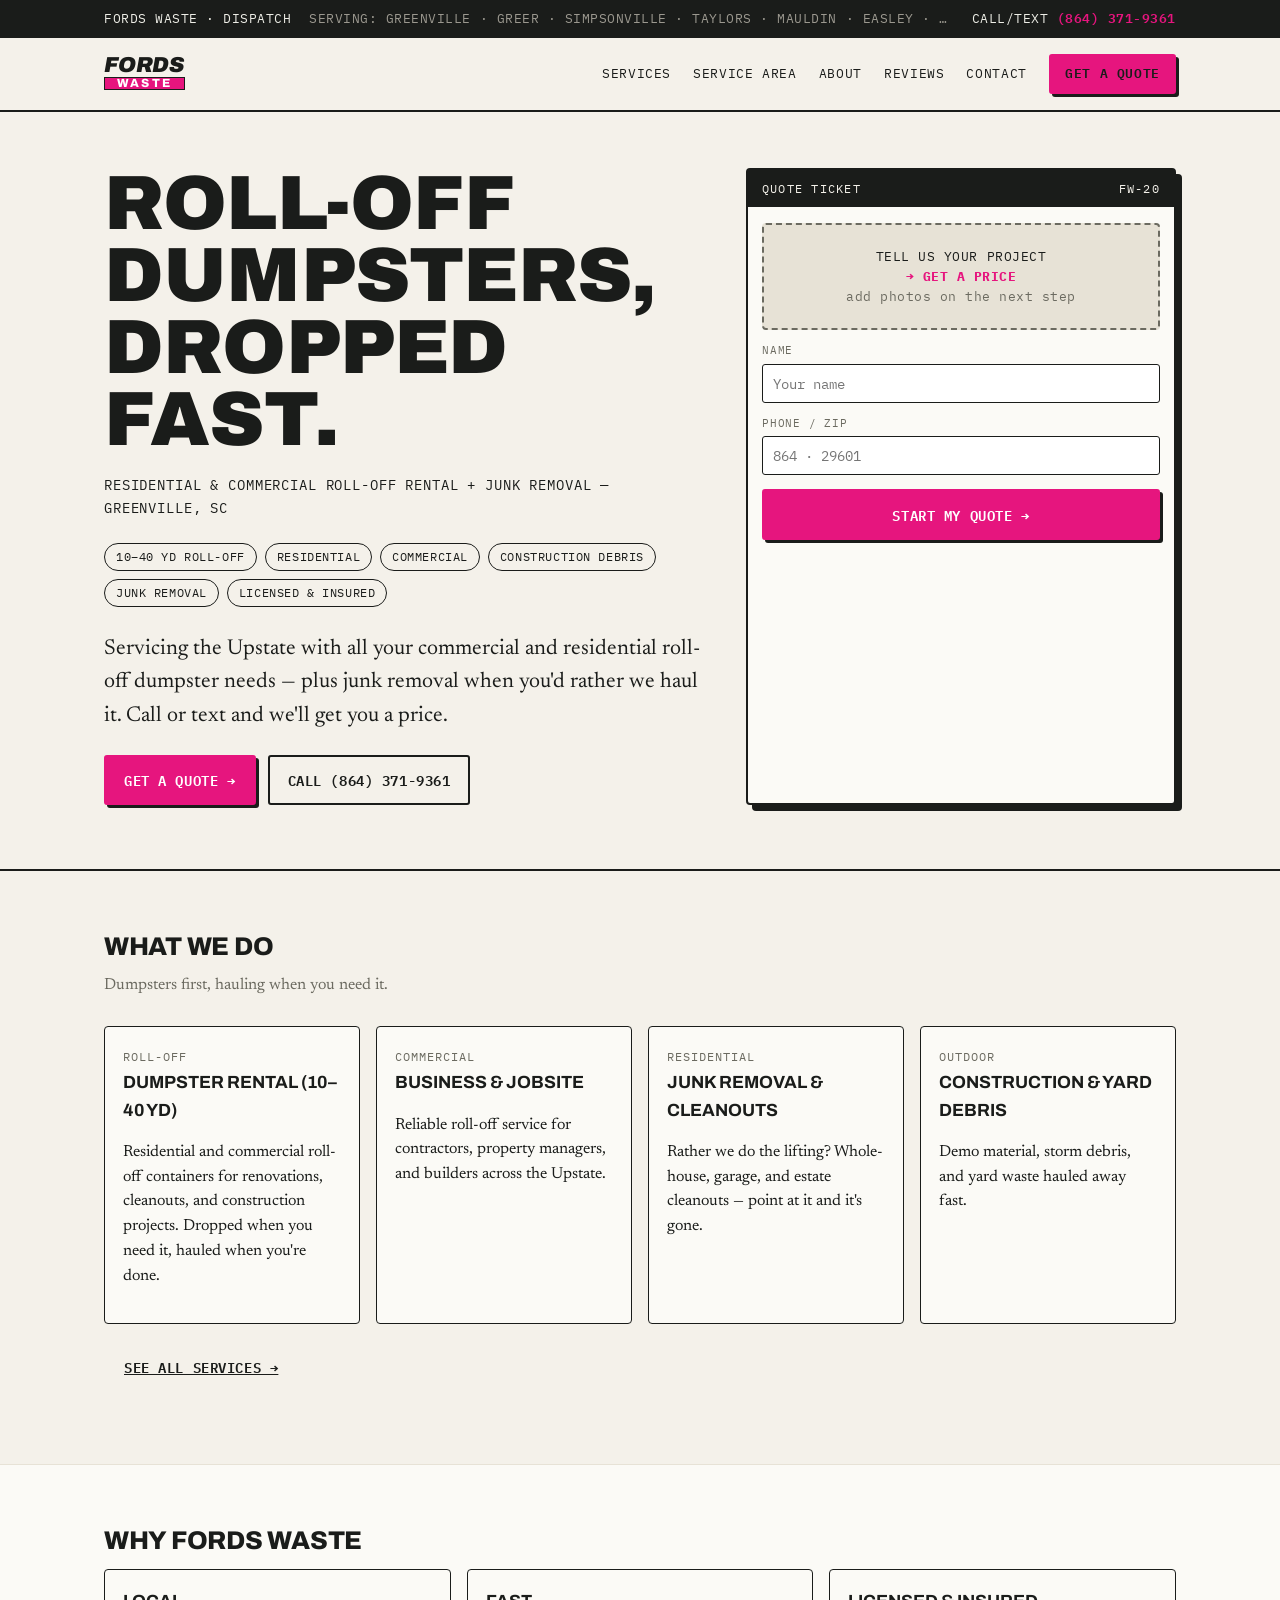
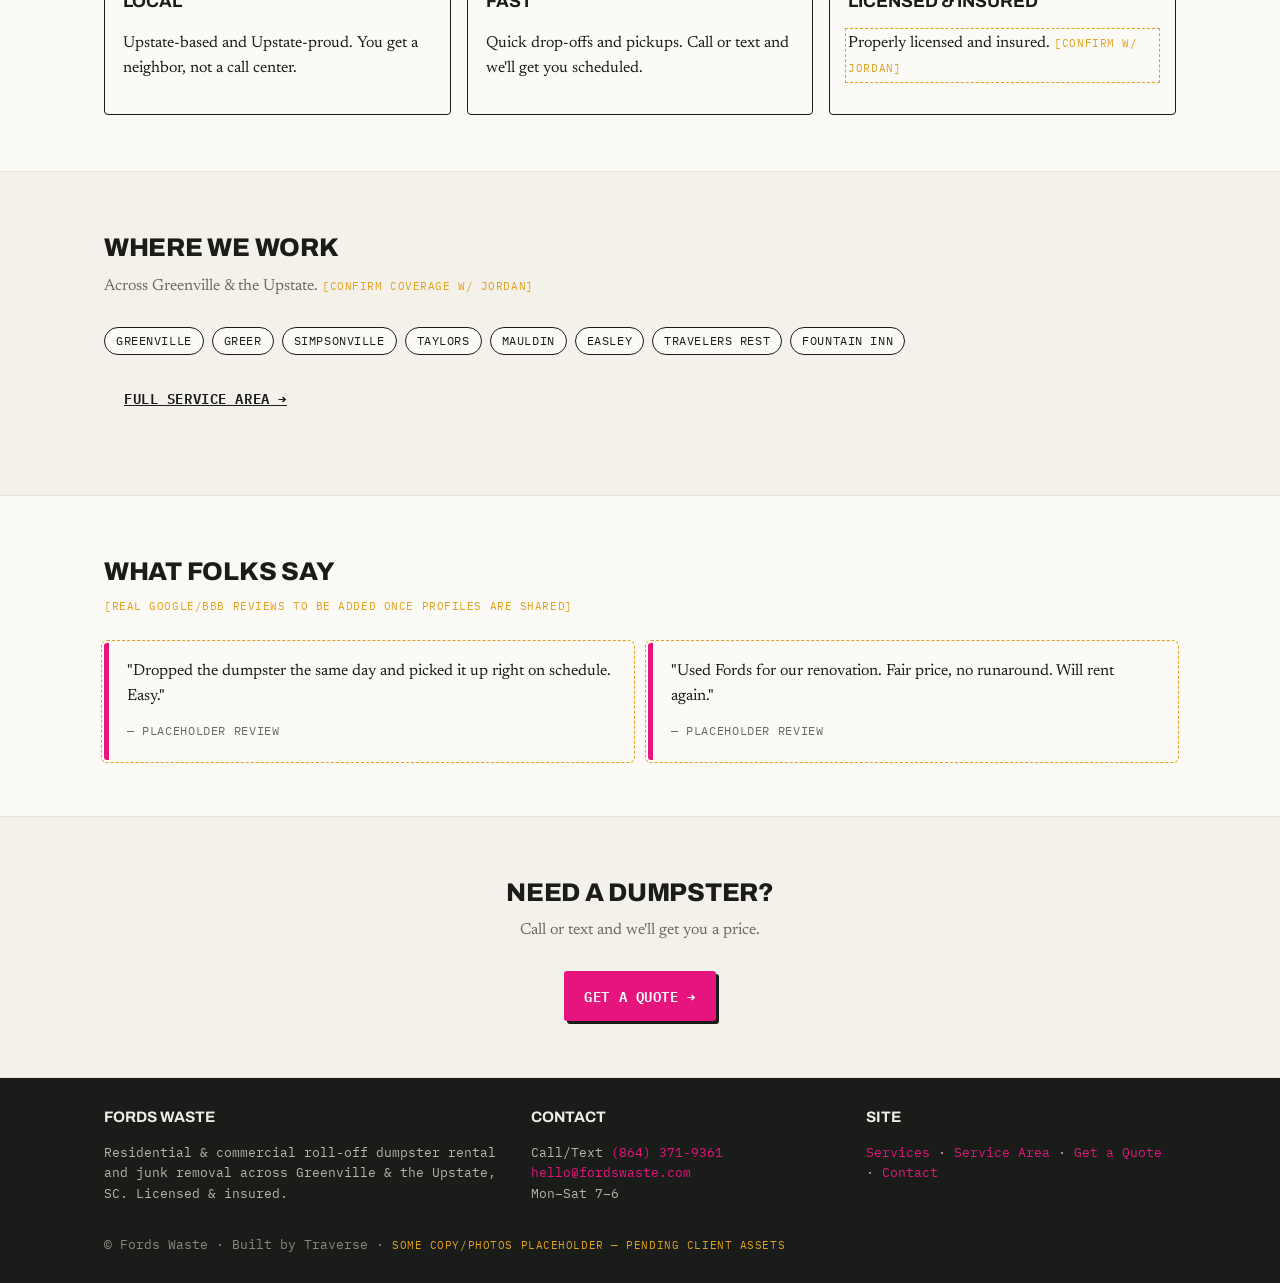
<file: index.html>
<!doctype html>
<html lang="en">
<head>
<meta charset="utf-8" />
<meta name="viewport" content="width=device-width, initial-scale=1" />
<title>Fords Waste — Roll-off Dumpster Rental &amp; Junk Removal | Greenville, SC</title>
<meta name="description" content="Fords Waste — residential &amp; commercial roll-off dumpster rental plus junk removal, serving Greenville and the Upstate of South Carolina. Call 864-371-9361 for a quote." />
<link rel="preconnect" href="https://fonts.googleapis.com"><link rel="preconnect" href="https://fonts.gstatic.com" crossorigin>
<link href="https://fonts.googleapis.com/css2?family=Archivo:wght@500;700;800;900&family=Newsreader:opsz,wght@6..72,400;6..72,500&family=IBM+Plex+Mono:wght@400;500;600&display=swap" rel="stylesheet">
<link rel="stylesheet" href="styles.css">
<script type="application/ld+json">
{"@context":"https://schema.org","@type":"LocalBusiness","name":"Fords Waste","description":"Residential and commercial roll-off dumpster rental and junk removal in Greenville and the Upstate of South Carolina.","areaServed":"Greenville, SC and the Upstate","telephone":"+1-864-371-9361","address":{"@type":"PostalAddress","addressLocality":"Greenville","addressRegion":"SC","addressCountry":"US"},"url":"https://www.fordswaste.com/"}
</script>
</head>
<body>
<div class="dispatch"><div class="wrap">
  <span>FORDS WASTE · DISPATCH</span>
  <span class="ticker">SERVING: GREENVILLE · GREER · SIMPSONVILLE · TAYLORS · MAULDIN · EASLEY · TRAVELERS REST</span>
  <span>CALL/TEXT <a href="tel:+18643719361">(864) 371-9361</a></span>
</div></div>
<header class="site-head"><div class="wrap">
  <a href="index.html" class="brand" aria-label="Fords Waste — home"><span class="lf">FORDS</span><span class="lw">WASTE</span></a>
  <button class="nav-toggle" data-nav-toggle aria-expanded="false" aria-controls="nav">Menu</button>
  <nav class="nav" id="nav" aria-label="Primary">
    <a href="services.html">Services</a>
    <a href="service-area.html">Service Area</a>
    <a href="about.html">About</a>
    <a href="reviews.html">Reviews</a>
    <a href="contact.html">Contact</a>
    <a href="quote.html" class="btn btn-primary" style="padding:8px 14px">Get a Quote</a>
  </nav>
</div></header>

<main>
<div class="hero"><div class="wrap"><div class="grid">
  <div>
    <h1 class="statement">Roll-off<br>dumpsters,<br>dropped fast.</h1>
    <p class="subhead">Residential &amp; commercial roll-off rental + junk removal — Greenville, SC</p>
    <div class="tags">
      <span class="tag">10–40 yd roll-off</span><span class="tag">Residential</span>
      <span class="tag">Commercial</span><span class="tag">Construction debris</span>
      <span class="tag">Junk removal</span><span class="tag">Licensed &amp; insured</span>
    </div>
    <p class="lead" style="margin-top:26px">Servicing the Upstate with all your commercial and residential roll-off dumpster needs — plus junk removal when you'd rather we haul it. Call or text and we'll get you a price.</p>
    <div style="margin-top:18px;display:flex;gap:12px;flex-wrap:wrap">
      <a href="quote.html" class="btn btn-primary">Get a quote →</a>
      <a href="tel:+18643719361" class="btn btn-outline">Call (864) 371-9361</a>
    </div>
  </div>
  <div class="ticket">
    <div class="head"><span>QUOTE TICKET</span><span>FW-20</span></div>
    <form class="body" action="quote.html" method="get">
      <div class="drop">TELL US YOUR PROJECT<br><b>→ GET A PRICE</b><br><span style="color:var(--muted)">add photos on the next step</span></div>
      <div class="field"><label for="h-name">Name</label><input id="h-name" name="name" placeholder="Your name"></div>
      <div class="field"><label for="h-phone">Phone / Zip</label><input id="h-phone" name="phone" placeholder="864 · 29601"></div>
      <button type="submit" class="btn btn-primary btn-block" style="margin-top:14px">Start my quote →</button>
    </form>
  </div>
</div></div></div>

<section><div class="wrap">
  <h2 class="sec">What we do</h2>
  <p class="sec-sub">Dumpsters first, hauling when you need it.</p>
  <div class="grid-cards">
    <div class="card"><span class="label">Roll-off</span><h3>Dumpster rental (10–40 yd)</h3><p>Residential and commercial roll-off containers for renovations, cleanouts, and construction projects. Dropped when you need it, hauled when you're done.</p></div>
    <div class="card"><span class="label">Commercial</span><h3>Business &amp; jobsite</h3><p>Reliable roll-off service for contractors, property managers, and builders across the Upstate.</p></div>
    <div class="card"><span class="label">Residential</span><h3>Junk removal &amp; cleanouts</h3><p>Rather we do the lifting? Whole-house, garage, and estate cleanouts — point at it and it's gone.</p></div>
    <div class="card"><span class="label">Outdoor</span><h3>Construction &amp; yard debris</h3><p>Demo material, storm debris, and yard waste hauled away fast.</p></div>
  </div>
  <p style="margin-top:18px"><a href="services.html" class="btn btn-ghost">See all services →</a></p>
</div></section>

<section style="background:var(--surface)"><div class="wrap">
  <h2 class="sec">Why Fords Waste</h2>
  <div class="grid-cards" style="margin-top:8px">
    <div class="card"><h3>Local</h3><p>Upstate-based and Upstate-proud. You get a neighbor, not a call center.</p></div>
    <div class="card"><h3>Fast</h3><p>Quick drop-offs and pickups. Call or text and we'll get you scheduled.</p></div>
    <div class="card"><h3>Licensed &amp; insured</h3><p class="ph">Properly licensed and insured. <span class="ph-note">[confirm w/ Jordan]</span></p></div>
  </div>
</div></section>

<section><div class="wrap">
  <h2 class="sec">Where we work</h2>
  <p class="sec-sub">Across Greenville &amp; the Upstate. <span class="ph-note">[confirm coverage w/ Jordan]</span></p>
  <div class="towns">
    <span class="tag">Greenville</span><span class="tag">Greer</span><span class="tag">Simpsonville</span>
    <span class="tag">Taylors</span><span class="tag">Mauldin</span><span class="tag">Easley</span>
    <span class="tag">Travelers Rest</span><span class="tag">Fountain Inn</span>
  </div>
  <p style="margin-top:18px"><a href="service-area.html" class="btn btn-ghost">Full service area →</a></p>
</div></section>

<section style="background:var(--surface)"><div class="wrap">
  <h2 class="sec">What folks say</h2>
  <p class="sec-sub ph-note">[real Google/BBB reviews to be added once profiles are shared]</p>
  <div class="grid-cards">
    <div class="quote-card ph"><p>"Dropped the dumpster the same day and picked it up right on schedule. Easy."</p><span class="who">— Placeholder review</span></div>
    <div class="quote-card ph"><p>"Used Fords for our renovation. Fair price, no runaround. Will rent again."</p><span class="who">— Placeholder review</span></div>
  </div>
</div></section>

<section class="center"><div class="wrap">
  <h2 class="sec" style="display:inline-block">Need a dumpster?</h2>
  <p class="sec-sub">Call or text and we'll get you a price.</p>
  <a href="quote.html" class="btn btn-primary">Get a quote →</a>
</div></section>
</main>

<footer><div class="wrap">
  <div class="cols">
    <div><h4>Fords Waste</h4><p>Residential &amp; commercial roll-off dumpster rental and junk removal across Greenville &amp; the Upstate, SC. Licensed &amp; insured.</p></div>
    <div><h4>Contact</h4><p>Call/Text <a href="tel:+18643719361">(864) 371-9361</a><br><a href="mailto:hello@fordswaste.com">hello@fordswaste.com</a><br>Mon–Sat 7–6</p></div>
    <div><h4>Site</h4><p><a href="services.html">Services</a> · <a href="service-area.html">Service Area</a> · <a href="quote.html">Get a Quote</a> · <a href="contact.html">Contact</a></p></div>
  </div>
  <div style="margin-top:18px;color:#8a877e">© Fords Waste · Built by Traverse · <span class="ph-note">some copy/photos placeholder — pending client assets</span></div>
</div></footer>
<script src="app.js"></script>
</body>
</html>
</file>
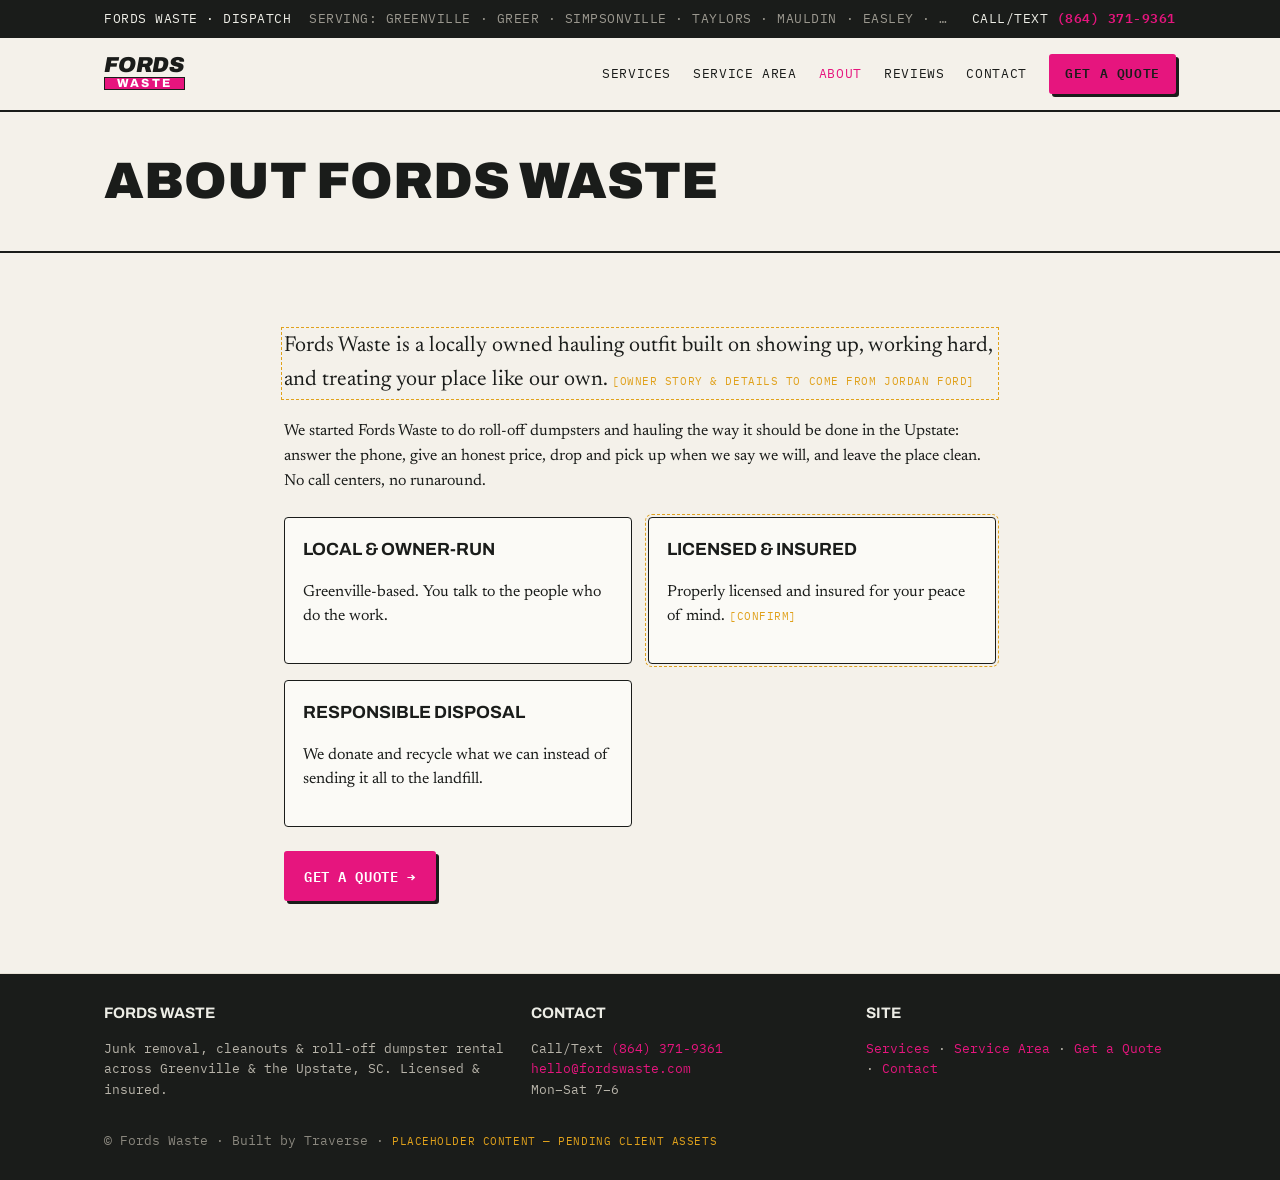
<file: about.html>
<!doctype html>
<html lang="en">
<head>
<meta charset="utf-8" /><meta name="viewport" content="width=device-width, initial-scale=1" />
<title>About — Fords Waste | Local Junk Removal in Greenville, SC</title>
<meta name="description" content="Fords Waste is a locally owned junk removal and dumpster rental company serving Greenville and the Upstate of South Carolina." />
<link rel="preconnect" href="https://fonts.googleapis.com"><link rel="preconnect" href="https://fonts.gstatic.com" crossorigin>
<link href="https://fonts.googleapis.com/css2?family=Archivo:wght@500;700;800;900&family=Newsreader:opsz,wght@6..72,400;6..72,500&family=IBM+Plex+Mono:wght@400;500;600&display=swap" rel="stylesheet">
<link rel="stylesheet" href="styles.css">
</head>
<body>
<div class="dispatch"><div class="wrap"><span>FORDS WASTE · DISPATCH</span><span class="ticker">SERVING: GREENVILLE · GREER · SIMPSONVILLE · TAYLORS · MAULDIN · EASLEY · TRAVELERS REST</span><span>CALL/TEXT <a href="tel:+18643719361">(864) 371-9361</a></span></div></div>
<header class="site-head"><div class="wrap">
  <a href="index.html" class="brand" aria-label="Fords Waste — home"><span class="lf">FORDS</span><span class="lw">WASTE</span></a>
  <button class="nav-toggle" data-nav-toggle aria-expanded="false" aria-controls="nav">Menu</button>
  <nav class="nav" id="nav" aria-label="Primary">
    <a href="services.html">Services</a><a href="service-area.html">Service Area</a>
    <a href="about.html" aria-current="page">About</a><a href="reviews.html">Reviews</a><a href="contact.html">Contact</a>
    <a href="quote.html" class="btn btn-primary" style="padding:8px 14px">Get a Quote</a>
  </nav>
</div></header>

<main>
<div class="page-head"><div class="wrap"><h1>About Fords Waste</h1></div></div>

<section><div class="wrap" style="max-width:760px">
  <p class="lead ph">Fords Waste is a locally owned hauling outfit built on showing up, working hard, and treating your place like our own. <span class="ph-note">[owner story &amp; details to come from Jordan Ford]</span></p>
  <p style="margin-top:18px">We started Fords Waste to do roll-off dumpsters and hauling the way it should be done in the Upstate: answer the phone, give an honest price, drop and pick up when we say we will, and leave the place clean. No call centers, no runaround.</p>
  <div class="grid-cards" style="margin-top:24px">
    <div class="card"><h3>Local &amp; owner-run</h3><p>Greenville-based. You talk to the people who do the work.</p></div>
    <div class="card ph"><h3>Licensed &amp; insured</h3><p>Properly licensed and insured for your peace of mind. <span class="ph-note">[confirm]</span></p></div>
    <div class="card"><h3>Responsible disposal</h3><p>We donate and recycle what we can instead of sending it all to the landfill.</p></div>
  </div>
  <p style="margin-top:24px"><a href="quote.html" class="btn btn-primary">Get a quote →</a></p>
</div></section>
</main>

<footer><div class="wrap"><div class="cols">
  <div><h4>Fords Waste</h4><p>Junk removal, cleanouts &amp; roll-off dumpster rental across Greenville &amp; the Upstate, SC. Licensed &amp; insured.</p></div>
  <div><h4>Contact</h4><p>Call/Text <a href="tel:+18643719361">(864) 371-9361</a><br><a href="mailto:hello@fordswaste.com">hello@fordswaste.com</a><br>Mon–Sat 7–6</p></div>
  <div><h4>Site</h4><p><a href="services.html">Services</a> · <a href="service-area.html">Service Area</a> · <a href="quote.html">Get a Quote</a> · <a href="contact.html">Contact</a></p></div>
</div><div style="margin-top:18px;color:#8a877e">© Fords Waste · Built by Traverse · <span class="ph-note">placeholder content — pending client assets</span></div></div></footer>
<script src="app.js"></script>
</body>
</html>
</file>
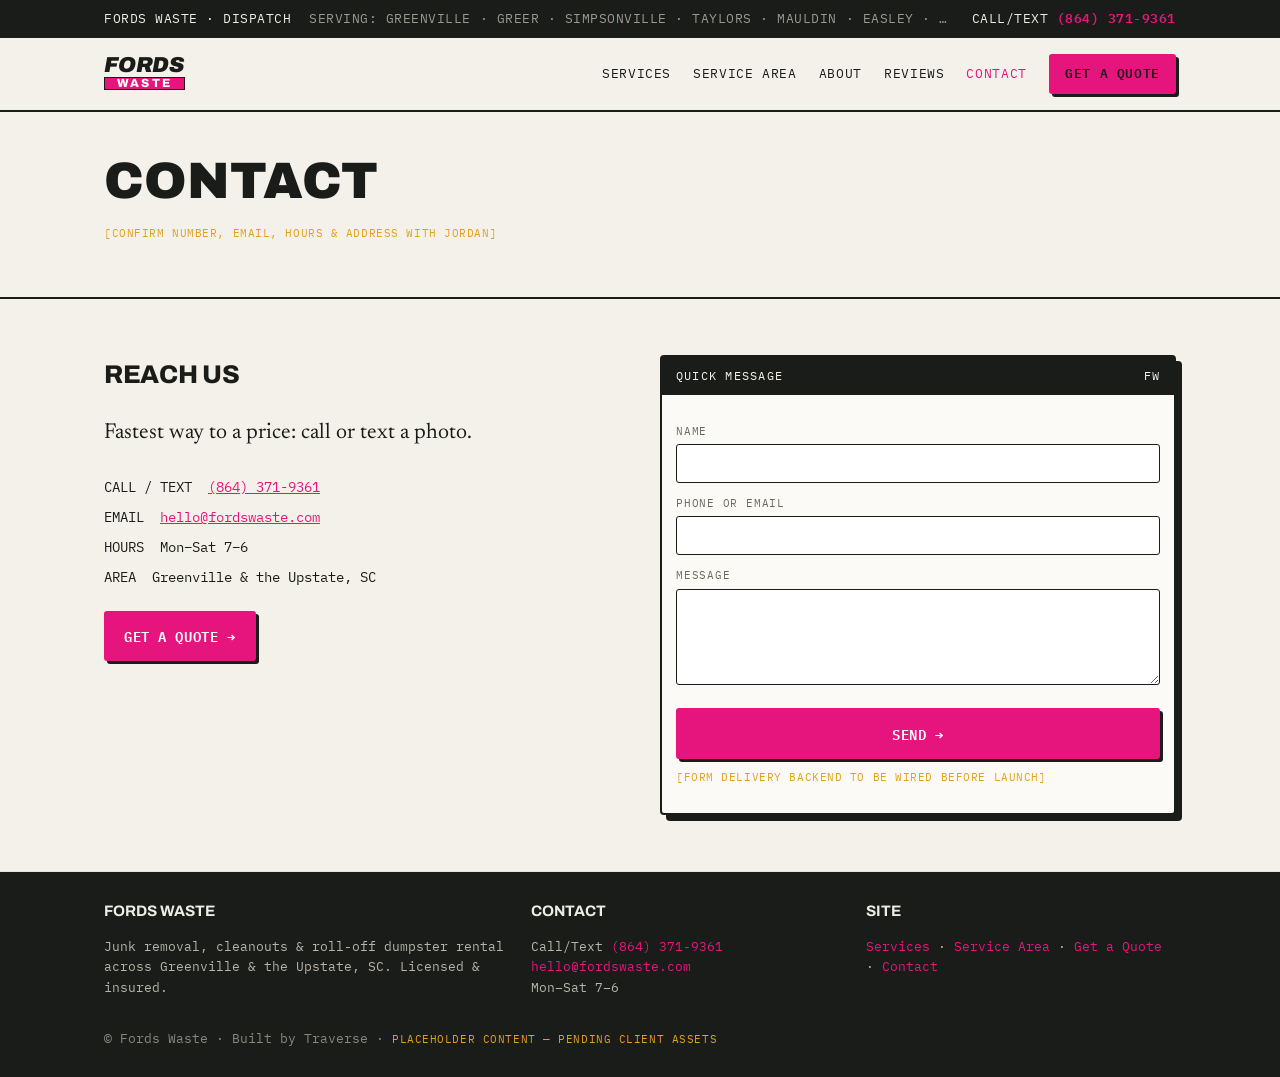
<file: contact.html>
<!doctype html>
<html lang="en">
<head>
<meta charset="utf-8" /><meta name="viewport" content="width=device-width, initial-scale=1" />
<title>Contact — Fords Waste | Greenville, SC</title>
<meta name="description" content="Contact Fords Waste for junk removal and dumpster rental in Greenville and the Upstate, SC. Call, text, or send a quote request." />
<link rel="preconnect" href="https://fonts.googleapis.com"><link rel="preconnect" href="https://fonts.gstatic.com" crossorigin>
<link href="https://fonts.googleapis.com/css2?family=Archivo:wght@500;700;800;900&family=Newsreader:opsz,wght@6..72,400;6..72,500&family=IBM+Plex+Mono:wght@400;500;600&display=swap" rel="stylesheet">
<link rel="stylesheet" href="styles.css">
</head>
<body>
<div class="dispatch"><div class="wrap"><span>FORDS WASTE · DISPATCH</span><span class="ticker">SERVING: GREENVILLE · GREER · SIMPSONVILLE · TAYLORS · MAULDIN · EASLEY · TRAVELERS REST</span><span>CALL/TEXT <a href="tel:+18643719361">(864) 371-9361</a></span></div></div>
<header class="site-head"><div class="wrap">
  <a href="index.html" class="brand" aria-label="Fords Waste — home"><span class="lf">FORDS</span><span class="lw">WASTE</span></a>
  <button class="nav-toggle" data-nav-toggle aria-expanded="false" aria-controls="nav">Menu</button>
  <nav class="nav" id="nav" aria-label="Primary">
    <a href="services.html">Services</a><a href="service-area.html">Service Area</a>
    <a href="about.html">About</a><a href="reviews.html">Reviews</a><a href="contact.html" aria-current="page">Contact</a>
    <a href="quote.html" class="btn btn-primary" style="padding:8px 14px">Get a Quote</a>
  </nav>
</div></header>

<main>
<div class="page-head"><div class="wrap"><h1>Contact</h1><p class="subhead ph-note">[confirm number, email, hours &amp; address with Jordan]</p></div></div>

<section><div class="wrap" style="display:grid;grid-template-columns:1fr 1fr;gap:40px">
  <div>
    <h2 class="sec">Reach us</h2>
    <p class="lead">Fastest way to a price: call or text a photo.</p>
    <ul class="mono" style="font-size:.9rem;line-height:2.1;list-style:none;padding:0;margin-top:14px">
      <li>CALL / TEXT &nbsp;<a href="tel:+18643719361" style="color:var(--pink)">(864) 371-9361</a></li>
      <li>EMAIL &nbsp;<a href="mailto:hello@fordswaste.com" style="color:var(--pink)">hello@fordswaste.com</a></li>
      <li>HOURS &nbsp;Mon–Sat 7–6</li>
      <li>AREA &nbsp;Greenville &amp; the Upstate, SC</li>
    </ul>
    <p style="margin-top:18px"><a href="quote.html" class="btn btn-primary">Get a quote →</a></p>
  </div>
  <div class="ticket">
    <div class="head"><span>QUICK MESSAGE</span><span>FW</span></div>
    <form class="body" action="#" method="post">
      <div class="field"><label for="c-name">Name</label><input id="c-name" name="name" required></div>
      <div class="field"><label for="c-contact">Phone or email</label><input id="c-contact" name="contact" required></div>
      <div class="field"><label for="c-msg">Message</label><textarea id="c-msg" name="message" rows="4"></textarea></div>
      <button type="submit" class="btn btn-primary btn-block" style="margin-top:14px">Send →</button>
      <p class="ph-note" style="margin-top:10px">[form delivery backend to be wired before launch]</p>
    </form>
  </div>
</div></section>
</main>

<footer><div class="wrap"><div class="cols">
  <div><h4>Fords Waste</h4><p>Junk removal, cleanouts &amp; roll-off dumpster rental across Greenville &amp; the Upstate, SC. Licensed &amp; insured.</p></div>
  <div><h4>Contact</h4><p>Call/Text <a href="tel:+18643719361">(864) 371-9361</a><br><a href="mailto:hello@fordswaste.com">hello@fordswaste.com</a><br>Mon–Sat 7–6</p></div>
  <div><h4>Site</h4><p><a href="services.html">Services</a> · <a href="service-area.html">Service Area</a> · <a href="quote.html">Get a Quote</a> · <a href="contact.html">Contact</a></p></div>
</div><div style="margin-top:18px;color:#8a877e">© Fords Waste · Built by Traverse · <span class="ph-note">placeholder content — pending client assets</span></div></div></footer>
<script src="app.js"></script>
</body>
</html>
</file>
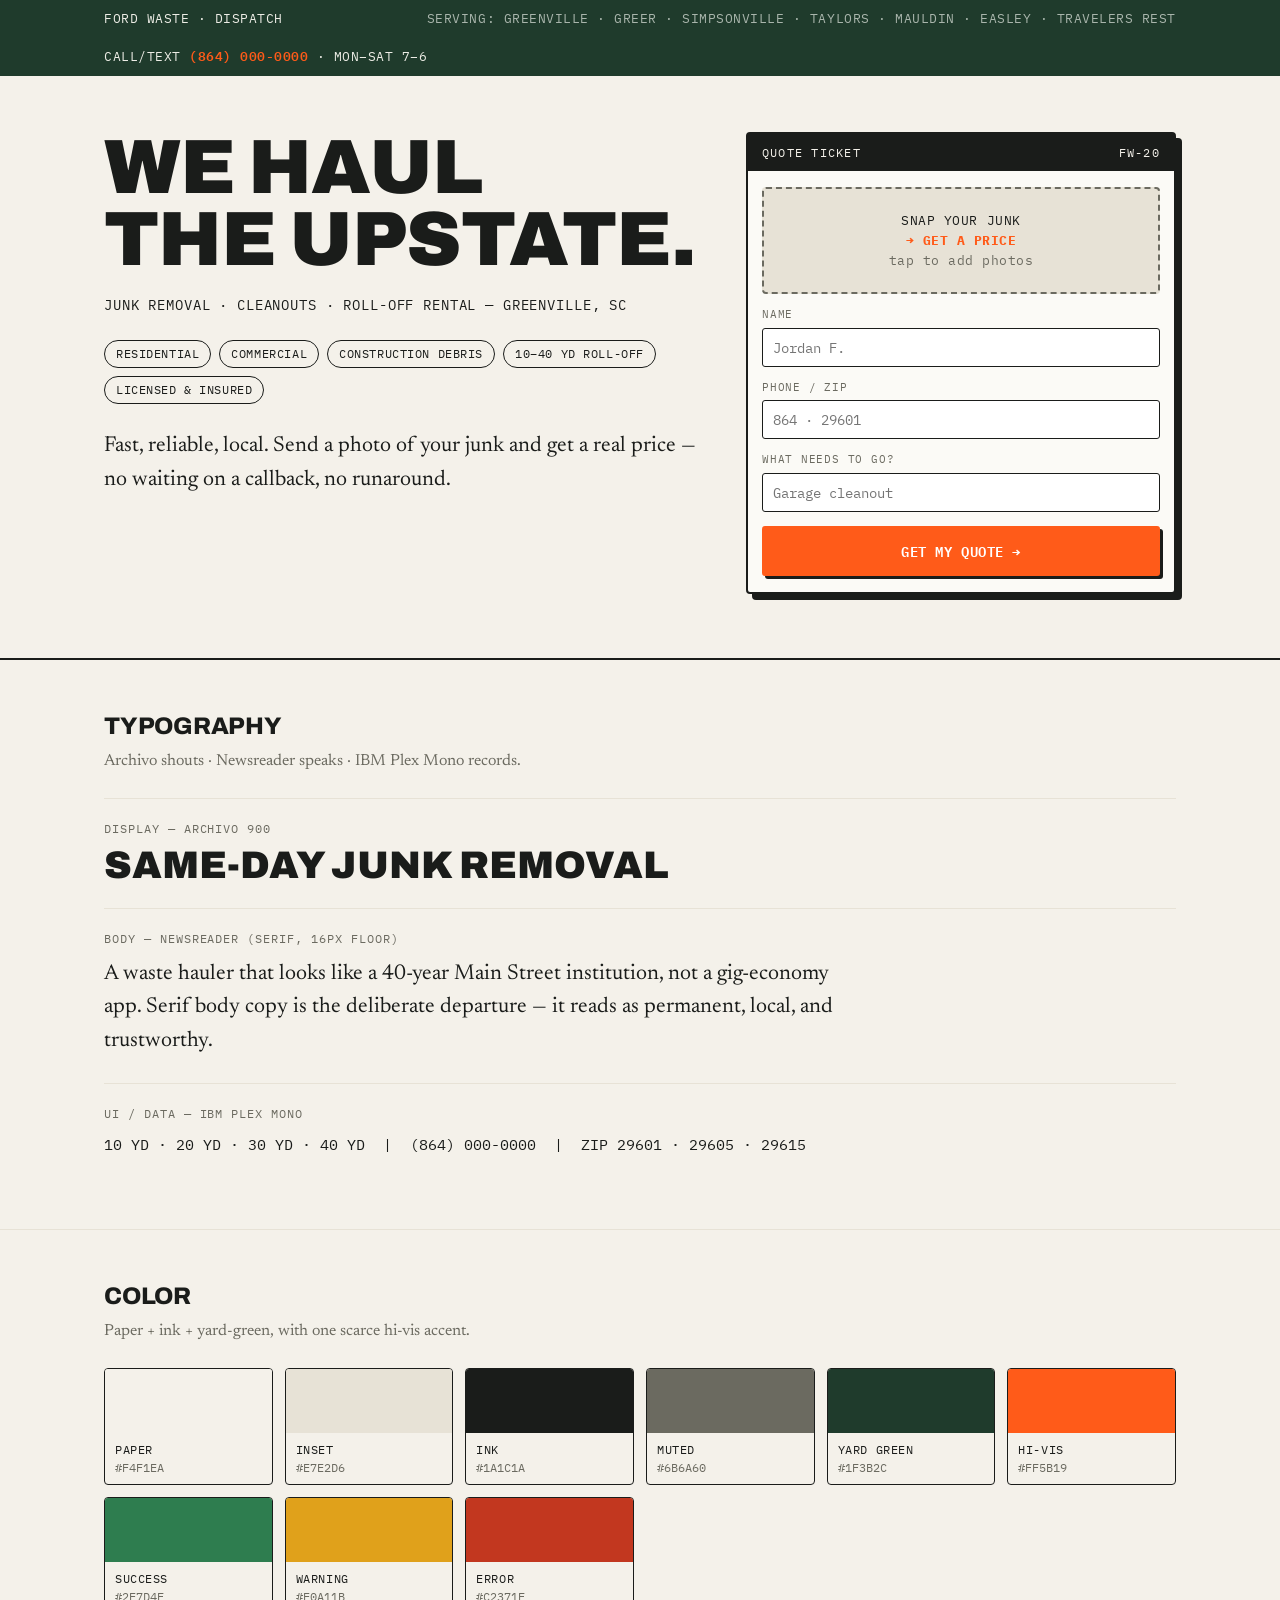
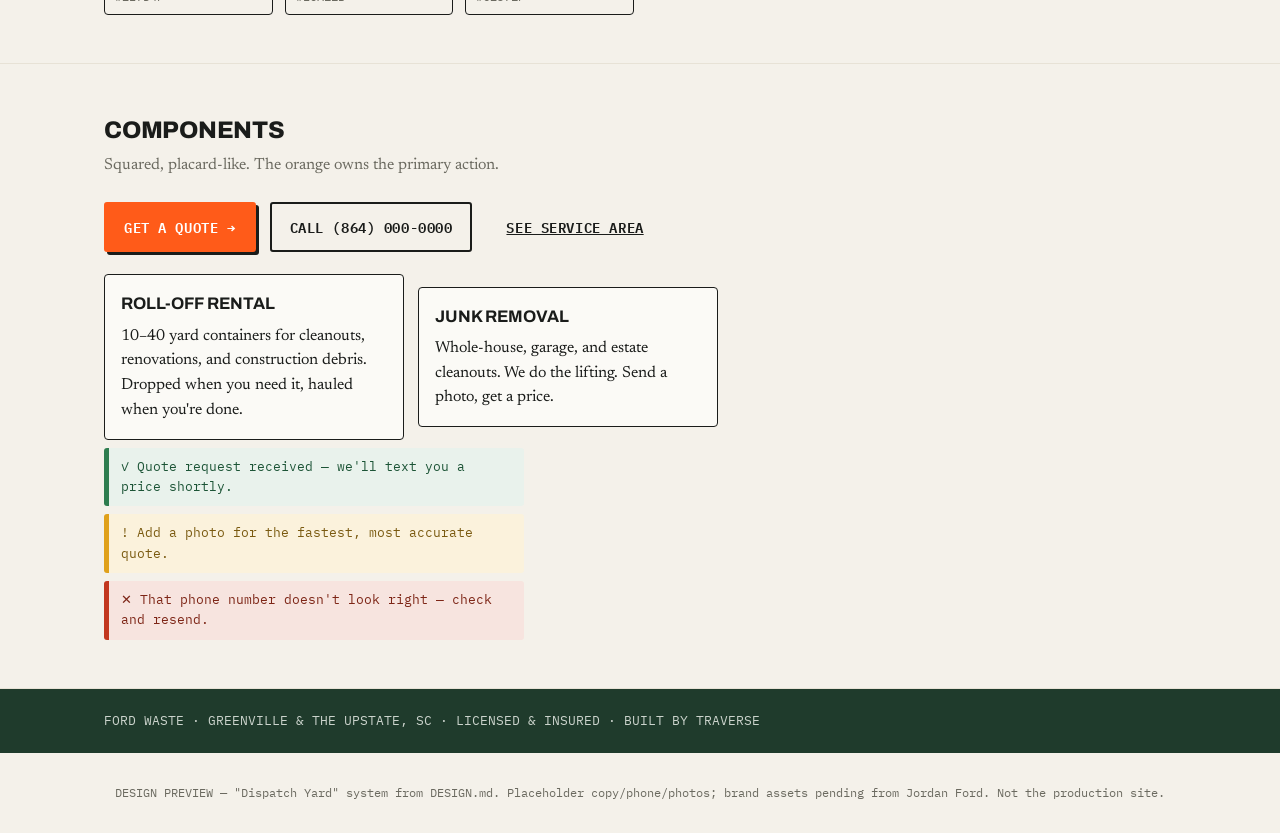
<file: design-preview.html>
<!doctype html>
<html lang="en">
<head>
<meta charset="utf-8" />
<meta name="viewport" content="width=device-width, initial-scale=1" />
<title>Ford Waste — Design System Preview (Dispatch Yard)</title>
<link rel="preconnect" href="https://fonts.googleapis.com">
<link rel="preconnect" href="https://fonts.gstatic.com" crossorigin>
<link href="https://fonts.googleapis.com/css2?family=Archivo:wght@500;700;800;900&family=Newsreader:opsz,wght@6..72,400;6..72,500&family=IBM+Plex+Mono:wght@400;500;600&display=swap" rel="stylesheet">
<style>
  :root{
    --paper:#F4F1EA; --surface:#FBFAF6; --inset:#E7E2D6;
    --ink:#1A1C1A; --muted:#6B6A60; --green:#1F3B2C; --orange:#FF5B19;
    --success:#2E7D4F; --warning:#E0A11B; --error:#C2371F;
    --display:"Archivo",system-ui,sans-serif; --body:"Newsreader",Georgia,serif; --mono:"IBM Plex Mono",monospace;
  }
  *{box-sizing:border-box}
  body{margin:0;background:var(--paper);color:var(--ink);font-family:var(--body);font-size:16px;line-height:1.55}
  .mono{font-family:var(--mono)}
  .wrap{max-width:1120px;margin:0 auto;padding:0 24px}
  .label{font-family:var(--mono);font-size:.75rem;letter-spacing:.08em;text-transform:uppercase;color:var(--muted)}

  /* dispatch bar */
  .dispatch{background:var(--green);color:#EDEDE6;font-family:var(--mono);font-size:.8rem;letter-spacing:.04em}
  .dispatch .wrap{display:flex;gap:18px;align-items:center;justify-content:space-between;padding:9px 24px;flex-wrap:wrap}
  .dispatch a{color:var(--orange);text-decoration:none;font-weight:600}
  .ticker{color:#A9B5AC;overflow:hidden;white-space:nowrap;text-overflow:ellipsis}

  /* hero */
  .hero{border-bottom:2px solid var(--ink)}
  .hero .grid{display:grid;grid-template-columns:1.4fr 1fr;gap:40px;padding:56px 0 64px}
  h1.statement{font-family:var(--display);font-weight:900;font-size:clamp(2.6rem,6vw,5rem);line-height:.94;letter-spacing:-.01em;text-transform:uppercase;margin:0}
  .subhead{font-family:var(--mono);font-size:.9rem;letter-spacing:.06em;color:var(--ink);margin-top:18px;text-transform:uppercase}
  .tags{display:flex;flex-wrap:wrap;gap:8px;margin-top:24px}
  .tag{font-family:var(--mono);font-size:.72rem;letter-spacing:.05em;text-transform:uppercase;border:1px solid var(--ink);border-radius:9999px;padding:4px 11px;color:var(--ink)}

  /* weigh-ticket quote card */
  .ticket{background:var(--surface);border:2px solid var(--ink);border-radius:4px;box-shadow:6px 6px 0 var(--ink)}
  .ticket .head{background:var(--ink);color:var(--paper);font-family:var(--mono);font-size:.78rem;letter-spacing:.1em;text-transform:uppercase;padding:9px 14px;display:flex;justify-content:space-between}
  .ticket .body{padding:16px 14px}
  .drop{border:2px dashed var(--muted);border-radius:4px;background:var(--inset);text-align:center;padding:22px 10px;font-family:var(--mono);font-size:.8rem;color:var(--ink);letter-spacing:.04em}
  .drop b{color:var(--orange)}
  .field{margin-top:12px}
  .field label{display:block;font-family:var(--mono);font-size:.7rem;text-transform:uppercase;letter-spacing:.07em;color:var(--muted);margin-bottom:4px}
  .field input{width:100%;font-family:var(--mono);font-size:.9rem;padding:9px 10px;border:1.5px solid var(--ink);border-radius:3px;background:#fff;color:var(--ink)}
  .btn{display:inline-block;font-family:var(--mono);font-weight:600;font-size:.9rem;letter-spacing:.04em;text-transform:uppercase;border-radius:3px;padding:12px 18px;cursor:pointer;border:2px solid var(--ink);text-decoration:none;text-align:center}
  .btn-primary{background:var(--orange);color:#fff;border-color:var(--orange);width:100%;margin-top:14px;box-shadow:3px 3px 0 var(--ink)}
  .btn-outline{background:transparent;color:var(--ink)}
  .btn-ghost{background:transparent;border-color:transparent;color:var(--ink);text-decoration:underline}

  section{padding:48px 0;border-bottom:1px solid var(--inset)}
  h2.sec{font-family:var(--display);font-weight:800;text-transform:uppercase;font-size:1.5rem;letter-spacing:-.01em;margin:0 0 4px}
  .sec-sub{color:var(--muted);margin:0 0 24px}

  /* specimens */
  .spec{border-top:1px solid var(--inset);padding:18px 0}
  .spec p{margin:.4rem 0}
  .big-serif{font-family:var(--body);font-size:1.35rem;max-width:62ch}

  /* swatches */
  .swatches{display:grid;grid-template-columns:repeat(auto-fill,minmax(150px,1fr));gap:12px}
  .sw{border:1.5px solid var(--ink);border-radius:4px;overflow:hidden}
  .sw .chip{height:64px}
  .sw .meta{padding:8px 10px;font-family:var(--mono);font-size:.72rem}
  .sw .meta .nm{display:block;color:var(--ink);text-transform:uppercase;letter-spacing:.05em}
  .sw .meta .hx{color:var(--muted)}

  /* components row */
  .row{display:flex;gap:14px;flex-wrap:wrap;align-items:center}
  .card{background:var(--surface);border:1.5px solid var(--ink);border-radius:4px;padding:16px;max-width:300px}
  .card h3{font-family:var(--display);text-transform:uppercase;font-size:1.05rem;margin:0 0 6px}
  .alerts{display:grid;gap:8px;max-width:420px;margin-top:8px}
  .alert{font-family:var(--mono);font-size:.82rem;padding:9px 12px;border-radius:3px;border-left:5px solid}
  .a-s{background:#E9F2EC;border-color:var(--success);color:#1c5436}
  .a-w{background:#FBF2DC;border-color:var(--warning);color:#7a5a10}
  .a-e{background:#F7E4DF;border-color:var(--error);color:#7d2516}

  footer{background:var(--green);color:#CBD3CC;font-family:var(--mono);font-size:.8rem;padding:22px 0}
  .note{font-family:var(--mono);font-size:.72rem;color:var(--muted);text-align:center;padding:20px}
  @media(max-width:760px){.hero .grid{grid-template-columns:1fr;gap:28px;padding:32px 0}}
</style>
</head>
<body>

  <!-- DISPATCH BAR -->
  <div class="dispatch"><div class="wrap">
    <span>FORD WASTE · DISPATCH</span>
    <span class="ticker">SERVING: GREENVILLE · GREER · SIMPSONVILLE · TAYLORS · MAULDIN · EASLEY · TRAVELERS REST</span>
    <span>CALL/TEXT <a href="tel:">(864) 000-0000</a> · MON–SAT 7–6</span>
  </div></div>

  <!-- HERO -->
  <div class="hero"><div class="wrap"><div class="grid">
    <div>
      <h1 class="statement">We haul<br>the Upstate.</h1>
      <p class="subhead">Junk removal · Cleanouts · Roll-off rental — Greenville, SC</p>
      <div class="tags">
        <span class="tag">Residential</span><span class="tag">Commercial</span>
        <span class="tag">Construction debris</span><span class="tag">10–40 yd roll-off</span>
        <span class="tag">Licensed &amp; insured</span>
      </div>
      <p class="big-serif" style="margin-top:26px;color:var(--ink)">Fast, reliable, local. Send a photo of your junk and get a real price — no waiting on a callback, no runaround.</p>
    </div>
    <div class="ticket">
      <div class="head"><span>QUOTE TICKET</span><span>FW-20</span></div>
      <div class="body">
        <div class="drop">SNAP YOUR JUNK<br><b>→ GET A PRICE</b><br><span style="color:var(--muted)">tap to add photos</span></div>
        <div class="field"><label>Name</label><input value="" placeholder="Jordan F."></div>
        <div class="field"><label>Phone / Zip</label><input value="" placeholder="864 · 29601"></div>
        <div class="field"><label>What needs to go?</label><input value="" placeholder="Garage cleanout"></div>
        <a href="#" class="btn btn-primary">Get my quote →</a>
      </div>
    </div>
  </div></div></div>

  <!-- TYPE -->
  <section><div class="wrap">
    <h2 class="sec">Typography</h2>
    <p class="sec-sub">Archivo shouts · Newsreader speaks · IBM Plex Mono records.</p>
    <div class="spec"><span class="label">Display — Archivo 900</span>
      <p style="font-family:var(--display);font-weight:900;text-transform:uppercase;font-size:2.4rem;line-height:1;margin:.3rem 0">Same-day junk removal</p></div>
    <div class="spec"><span class="label">Body — Newsreader (serif, 16px floor)</span>
      <p class="big-serif">A waste hauler that looks like a 40-year Main Street institution, not a gig-economy app. Serif body copy is the deliberate departure — it reads as permanent, local, and trustworthy.</p></div>
    <div class="spec"><span class="label">UI / Data — IBM Plex Mono</span>
      <p class="mono" style="font-size:.95rem">10 YD · 20 YD · 30 YD · 40 YD &nbsp;|&nbsp; (864) 000-0000 &nbsp;|&nbsp; ZIP 29601 · 29605 · 29615</p></div>
  </div></section>

  <!-- COLOR -->
  <section><div class="wrap">
    <h2 class="sec">Color</h2>
    <p class="sec-sub">Paper + ink + yard-green, with one scarce hi-vis accent.</p>
    <div class="swatches">
      <div class="sw"><div class="chip" style="background:#F4F1EA"></div><div class="meta"><span class="nm">Paper</span><span class="hx">#F4F1EA</span></div></div>
      <div class="sw"><div class="chip" style="background:#E7E2D6"></div><div class="meta"><span class="nm">Inset</span><span class="hx">#E7E2D6</span></div></div>
      <div class="sw"><div class="chip" style="background:#1A1C1A"></div><div class="meta"><span class="nm">Ink</span><span class="hx">#1A1C1A</span></div></div>
      <div class="sw"><div class="chip" style="background:#6B6A60"></div><div class="meta"><span class="nm">Muted</span><span class="hx">#6B6A60</span></div></div>
      <div class="sw"><div class="chip" style="background:#1F3B2C"></div><div class="meta"><span class="nm">Yard green</span><span class="hx">#1F3B2C</span></div></div>
      <div class="sw"><div class="chip" style="background:#FF5B19"></div><div class="meta"><span class="nm">Hi-vis</span><span class="hx">#FF5B19</span></div></div>
      <div class="sw"><div class="chip" style="background:#2E7D4F"></div><div class="meta"><span class="nm">Success</span><span class="hx">#2E7D4F</span></div></div>
      <div class="sw"><div class="chip" style="background:#E0A11B"></div><div class="meta"><span class="nm">Warning</span><span class="hx">#E0A11B</span></div></div>
      <div class="sw"><div class="chip" style="background:#C2371F"></div><div class="meta"><span class="nm">Error</span><span class="hx">#C2371F</span></div></div>
    </div>
  </div></section>

  <!-- COMPONENTS -->
  <section><div class="wrap">
    <h2 class="sec">Components</h2>
    <p class="sec-sub">Squared, placard-like. The orange owns the primary action.</p>
    <div class="row" style="margin-bottom:22px">
      <a href="#" class="btn btn-primary" style="width:auto;margin:0">Get a quote →</a>
      <a href="#" class="btn btn-outline">Call (864) 000-0000</a>
      <a href="#" class="btn btn-ghost">See service area</a>
    </div>
    <div class="row">
      <div class="card"><h3>Roll-off rental</h3><p style="margin:0">10–40 yard containers for cleanouts, renovations, and construction debris. Dropped when you need it, hauled when you're done.</p></div>
      <div class="card"><h3>Junk removal</h3><p style="margin:0">Whole-house, garage, and estate cleanouts. We do the lifting. Send a photo, get a price.</p></div>
    </div>
    <div class="alerts">
      <div class="alert a-s">✓ Quote request received — we'll text you a price shortly.</div>
      <div class="alert a-w">! Add a photo for the fastest, most accurate quote.</div>
      <div class="alert a-e">✕ That phone number doesn't look right — check and resend.</div>
    </div>
  </div></section>

  <footer><div class="wrap">FORD WASTE · GREENVILLE &amp; THE UPSTATE, SC · LICENSED &amp; INSURED · BUILT BY TRAVERSE</div></footer>

  <p class="note">DESIGN PREVIEW — "Dispatch Yard" system from DESIGN.md. Placeholder copy/phone/photos; brand assets pending from Jordan Ford. Not the production site.</p>

</body>
</html>
</file>
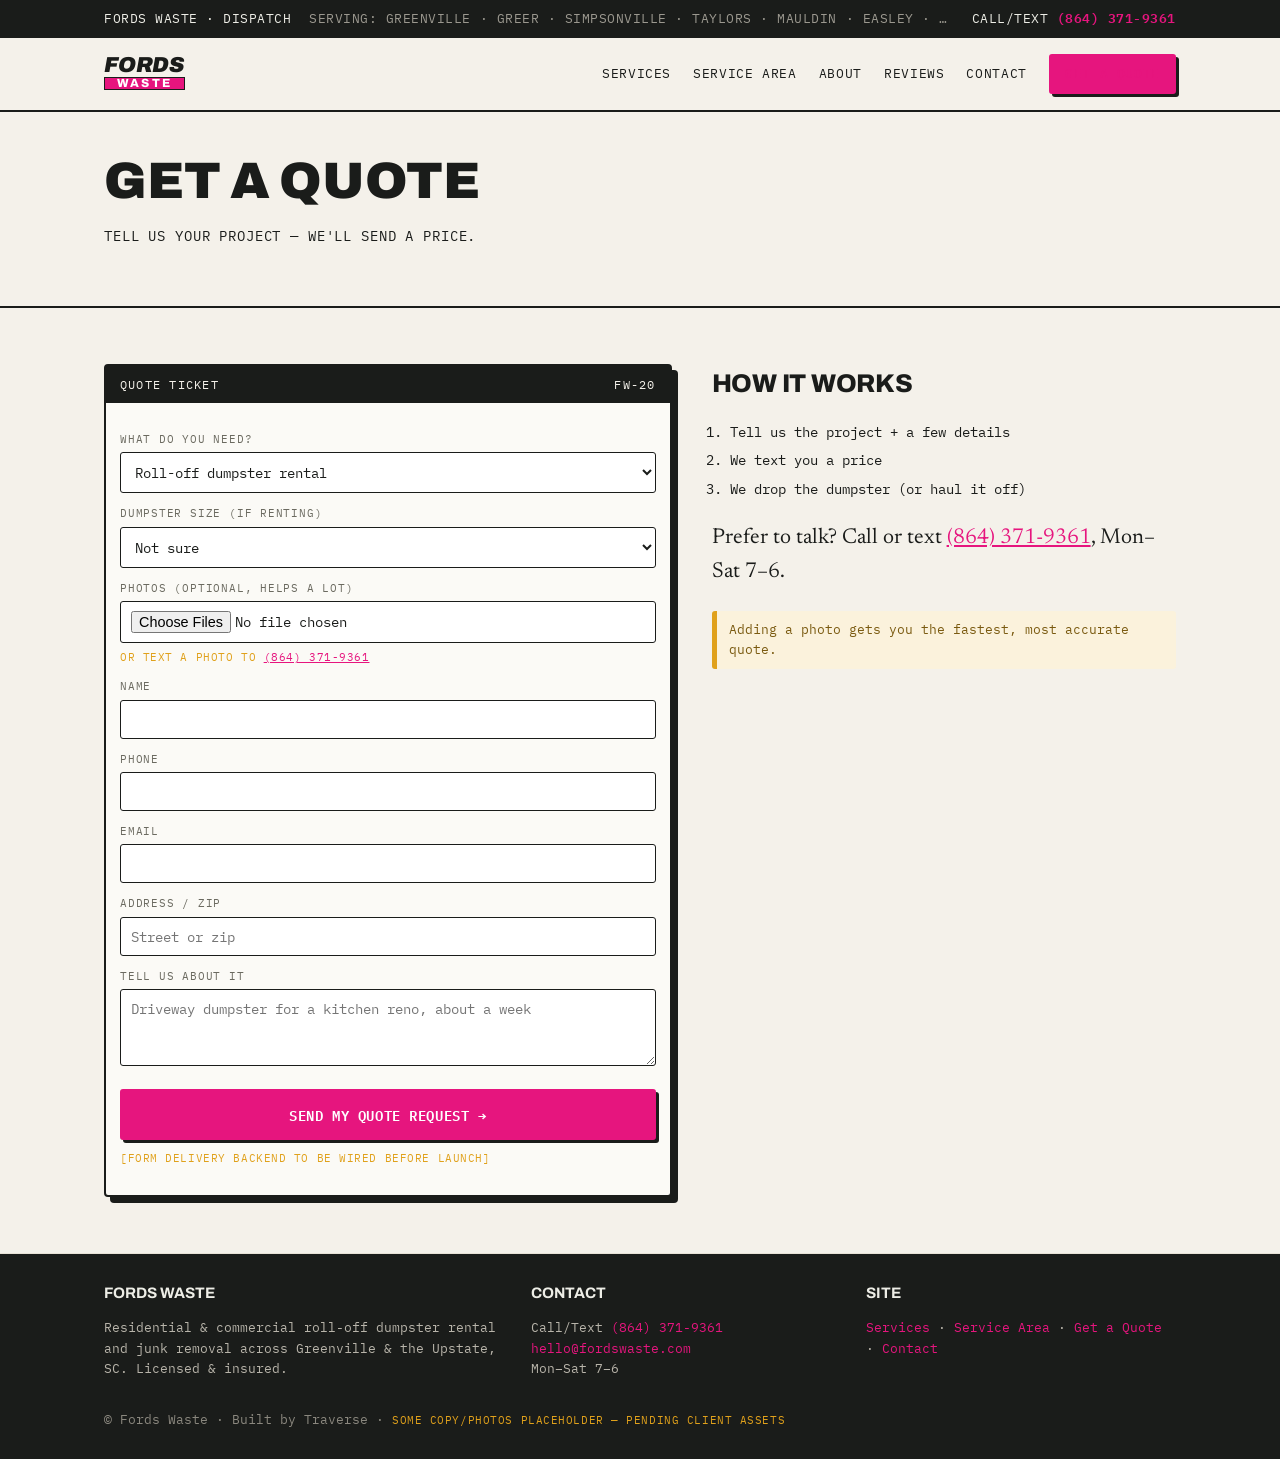
<file: quote.html>
<!doctype html>
<html lang="en">
<head>
<meta charset="utf-8" /><meta name="viewport" content="width=device-width, initial-scale=1" />
<title>Get a Quote — Fords Waste | Roll-off Dumpster Rental &amp; Junk Removal</title>
<meta name="description" content="Get a fast quote from Fords Waste. Tell us your project — dumpster size or what needs hauling — and we'll send a price. Greenville &amp; the Upstate, SC." />
<link rel="preconnect" href="https://fonts.googleapis.com"><link rel="preconnect" href="https://fonts.gstatic.com" crossorigin>
<link href="https://fonts.googleapis.com/css2?family=Archivo:wght@500;700;800;900&family=Newsreader:opsz,wght@6..72,400;6..72,500&family=IBM+Plex+Mono:wght@400;500;600&display=swap" rel="stylesheet">
<link rel="stylesheet" href="styles.css">
</head>
<body>
<div class="dispatch"><div class="wrap">
  <span>FORDS WASTE · DISPATCH</span>
  <span class="ticker">SERVING: GREENVILLE · GREER · SIMPSONVILLE · TAYLORS · MAULDIN · EASLEY · TRAVELERS REST</span>
  <span>CALL/TEXT <a href="tel:+18643719361">(864) 371-9361</a></span>
</div></div>
<header class="site-head"><div class="wrap">
  <a href="index.html" class="brand" aria-label="Fords Waste — home"><span class="lf">FORDS</span><span class="lw">WASTE</span></a>
  <button class="nav-toggle" data-nav-toggle aria-expanded="false" aria-controls="nav">Menu</button>
  <nav class="nav" id="nav" aria-label="Primary">
    <a href="services.html">Services</a><a href="service-area.html">Service Area</a>
    <a href="about.html">About</a><a href="reviews.html">Reviews</a><a href="contact.html">Contact</a>
    <a href="quote.html" class="btn btn-primary" style="padding:8px 14px" aria-current="page">Get a Quote</a>
  </nav>
</div></header>

<main>
<div class="page-head"><div class="wrap">
  <h1>Get a quote</h1>
  <p class="subhead">Tell us your project — we'll send a price.</p>
</div></div>

<section><div class="wrap" style="display:grid;grid-template-columns:1.1fr .9fr;gap:40px">
  <div>
    <div class="ticket">
      <div class="head"><span>QUOTE TICKET</span><span>FW-20</span></div>
      <!-- NOTE: static site. Form backend pending (Basin/Formspark for photo attachments,
           or an sms "text a photo" path). If a Formsubmit-style service is used, the FIRST
           submission triggers an activation email — until it's clicked, later submissions
           silently disappear. Verify activation before launch. See DESIGN.md / factory job. -->
      <form class="body" action="#" method="post" enctype="multipart/form-data">
        <div class="field"><label for="service">What do you need?</label>
          <select id="service" name="service">
            <option>Roll-off dumpster rental</option><option>Construction / jobsite dumpster</option>
            <option>Junk removal</option><option>Cleanout</option>
            <option>Yard / outdoor debris</option><option>Not sure</option>
          </select></div>
        <div class="field"><label for="size">Dumpster size (if renting)</label>
          <select id="size" name="size"><option>Not sure</option><option>10 yard</option><option>20 yard</option><option>30 yard</option><option>40 yard</option></select></div>
        <div class="field"><label for="photos">Photos (optional, helps a lot)</label>
          <input id="photos" name="photos" type="file" accept="image/*" multiple>
          <p class="ph-note" style="margin:6px 0 0">Or text a photo to <a href="sms:+18643719361" style="color:var(--pink)">(864) 371-9361</a></p>
        </div>
        <div class="field"><label for="name">Name</label><input id="name" name="name" required></div>
        <div class="field"><label for="phone">Phone</label><input id="phone" name="phone" type="tel" required></div>
        <div class="field"><label for="email">Email</label><input id="email" name="email" type="email"></div>
        <div class="field"><label for="zip">Address / Zip</label><input id="zip" name="zip" placeholder="Street or zip" required></div>
        <div class="field"><label for="desc">Tell us about it</label><textarea id="desc" name="desc" rows="3" placeholder="Driveway dumpster for a kitchen reno, about a week"></textarea></div>
        <button type="submit" class="btn btn-primary btn-block" style="margin-top:14px">Send my quote request →</button>
        <p class="ph-note" style="margin-top:10px">[form delivery backend to be wired before launch]</p>
      </form>
    </div>
  </div>
  <div>
    <h2 class="sec">How it works</h2>
    <ol class="mono" style="font-size:.9rem;line-height:2;padding-left:18px">
      <li>Tell us the project + a few details</li>
      <li>We text you a price</li>
      <li>We drop the dumpster (or haul it off)</li>
    </ol>
    <p class="lead" style="margin-top:18px">Prefer to talk? Call or text <a href="tel:+18643719361" style="color:var(--pink)">(864) 371-9361</a>, Mon–Sat 7–6.</p>
    <div class="alert a-w" style="margin-top:18px">Adding a photo gets you the fastest, most accurate quote.</div>
  </div>
</div></section>
</main>

<footer><div class="wrap">
  <div class="cols">
    <div><h4>Fords Waste</h4><p>Residential &amp; commercial roll-off dumpster rental and junk removal across Greenville &amp; the Upstate, SC. Licensed &amp; insured.</p></div>
    <div><h4>Contact</h4><p>Call/Text <a href="tel:+18643719361">(864) 371-9361</a><br><a href="mailto:hello@fordswaste.com">hello@fordswaste.com</a><br>Mon–Sat 7–6</p></div>
    <div><h4>Site</h4><p><a href="services.html">Services</a> · <a href="service-area.html">Service Area</a> · <a href="quote.html">Get a Quote</a> · <a href="contact.html">Contact</a></p></div>
  </div>
  <div style="margin-top:18px;color:#8a877e">© Fords Waste · Built by Traverse · <span class="ph-note">some copy/photos placeholder — pending client assets</span></div>
</div></footer>
<script src="app.js"></script>
</body>
</html>
</file>
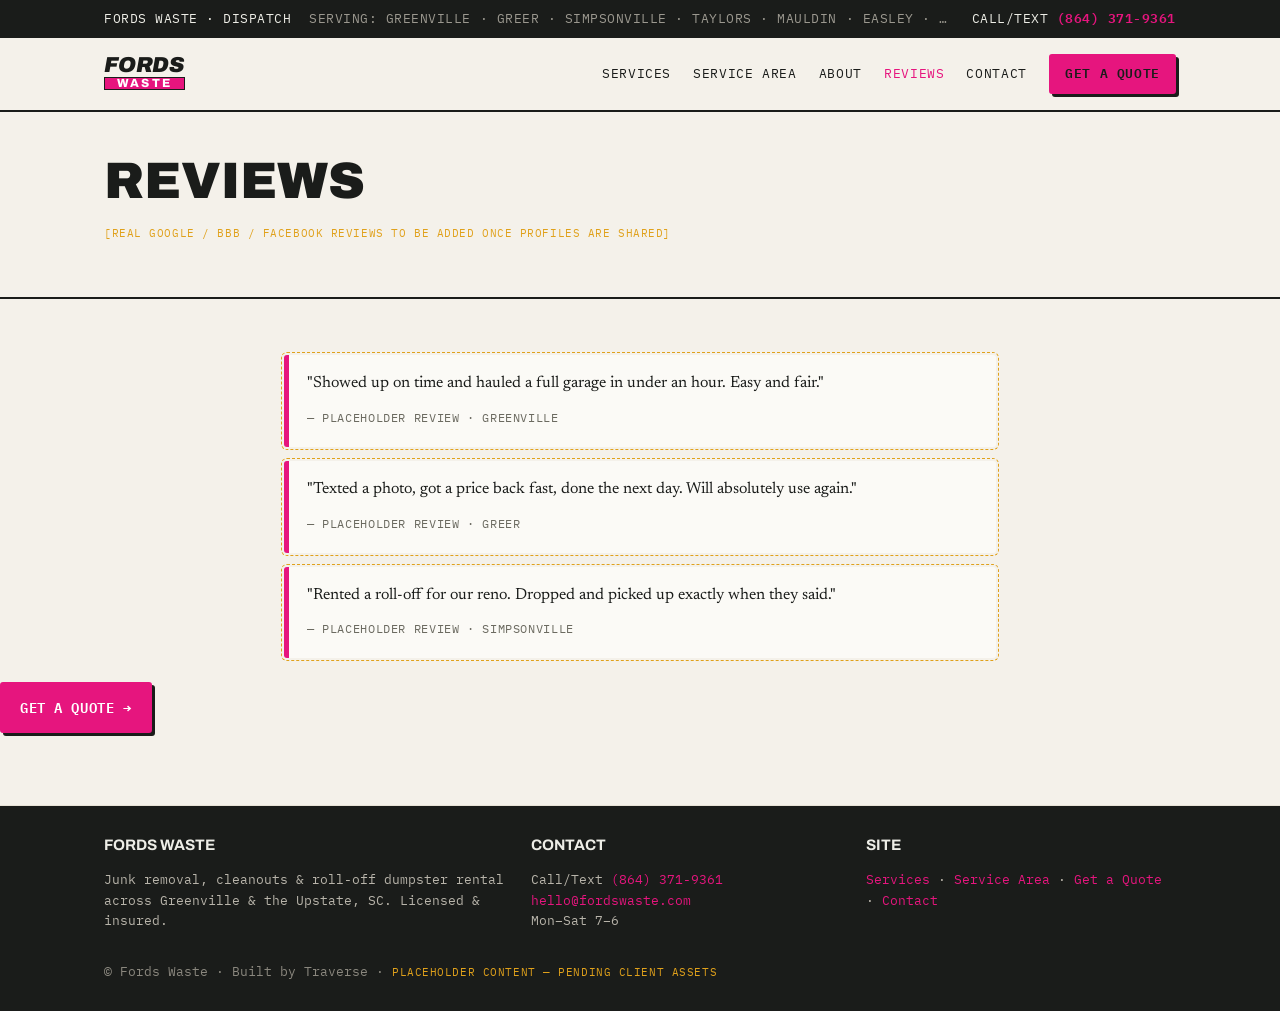
<file: reviews.html>
<!doctype html>
<html lang="en">
<head>
<meta charset="utf-8" /><meta name="viewport" content="width=device-width, initial-scale=1" />
<title>Reviews — Fords Waste | Greenville, SC Junk Removal</title>
<meta name="description" content="See what Upstate, SC customers say about Fords Waste junk removal and dumpster rental." />
<link rel="preconnect" href="https://fonts.googleapis.com"><link rel="preconnect" href="https://fonts.gstatic.com" crossorigin>
<link href="https://fonts.googleapis.com/css2?family=Archivo:wght@500;700;800;900&family=Newsreader:opsz,wght@6..72,400;6..72,500&family=IBM+Plex+Mono:wght@400;500;600&display=swap" rel="stylesheet">
<link rel="stylesheet" href="styles.css">
</head>
<body>
<div class="dispatch"><div class="wrap"><span>FORDS WASTE · DISPATCH</span><span class="ticker">SERVING: GREENVILLE · GREER · SIMPSONVILLE · TAYLORS · MAULDIN · EASLEY · TRAVELERS REST</span><span>CALL/TEXT <a href="tel:+18643719361">(864) 371-9361</a></span></div></div>
<header class="site-head"><div class="wrap">
  <a href="index.html" class="brand" aria-label="Fords Waste — home"><span class="lf">FORDS</span><span class="lw">WASTE</span></a>
  <button class="nav-toggle" data-nav-toggle aria-expanded="false" aria-controls="nav">Menu</button>
  <nav class="nav" id="nav" aria-label="Primary">
    <a href="services.html">Services</a><a href="service-area.html">Service Area</a>
    <a href="about.html">About</a><a href="reviews.html" aria-current="page">Reviews</a><a href="contact.html">Contact</a>
    <a href="quote.html" class="btn btn-primary" style="padding:8px 14px">Get a Quote</a>
  </nav>
</div></header>

<main>
<div class="page-head"><div class="wrap"><h1>Reviews</h1><p class="subhead ph-note">[real Google / BBB / Facebook reviews to be added once profiles are shared]</p></div></div>

<section><div class="wrap" style="display:grid;gap:14px;max-width:760px">
  <div class="quote-card ph"><p>"Showed up on time and hauled a full garage in under an hour. Easy and fair."</p><span class="who">— Placeholder review · Greenville</span></div>
  <div class="quote-card ph"><p>"Texted a photo, got a price back fast, done the next day. Will absolutely use again."</p><span class="who">— Placeholder review · Greer</span></div>
  <div class="quote-card ph"><p>"Rented a roll-off for our reno. Dropped and picked up exactly when they said."</p><span class="who">— Placeholder review · Simpsonville</span></div>
</div>
<p style="margin-top:24px"><a href="quote.html" class="btn btn-primary">Get a quote →</a></p>
</div></section>
</main>

<footer><div class="wrap"><div class="cols">
  <div><h4>Fords Waste</h4><p>Junk removal, cleanouts &amp; roll-off dumpster rental across Greenville &amp; the Upstate, SC. Licensed &amp; insured.</p></div>
  <div><h4>Contact</h4><p>Call/Text <a href="tel:+18643719361">(864) 371-9361</a><br><a href="mailto:hello@fordswaste.com">hello@fordswaste.com</a><br>Mon–Sat 7–6</p></div>
  <div><h4>Site</h4><p><a href="services.html">Services</a> · <a href="service-area.html">Service Area</a> · <a href="quote.html">Get a Quote</a> · <a href="contact.html">Contact</a></p></div>
</div><div style="margin-top:18px;color:#8a877e">© Fords Waste · Built by Traverse · <span class="ph-note">placeholder content — pending client assets</span></div></div></footer>
<script src="app.js"></script>
</body>
</html>
</file>
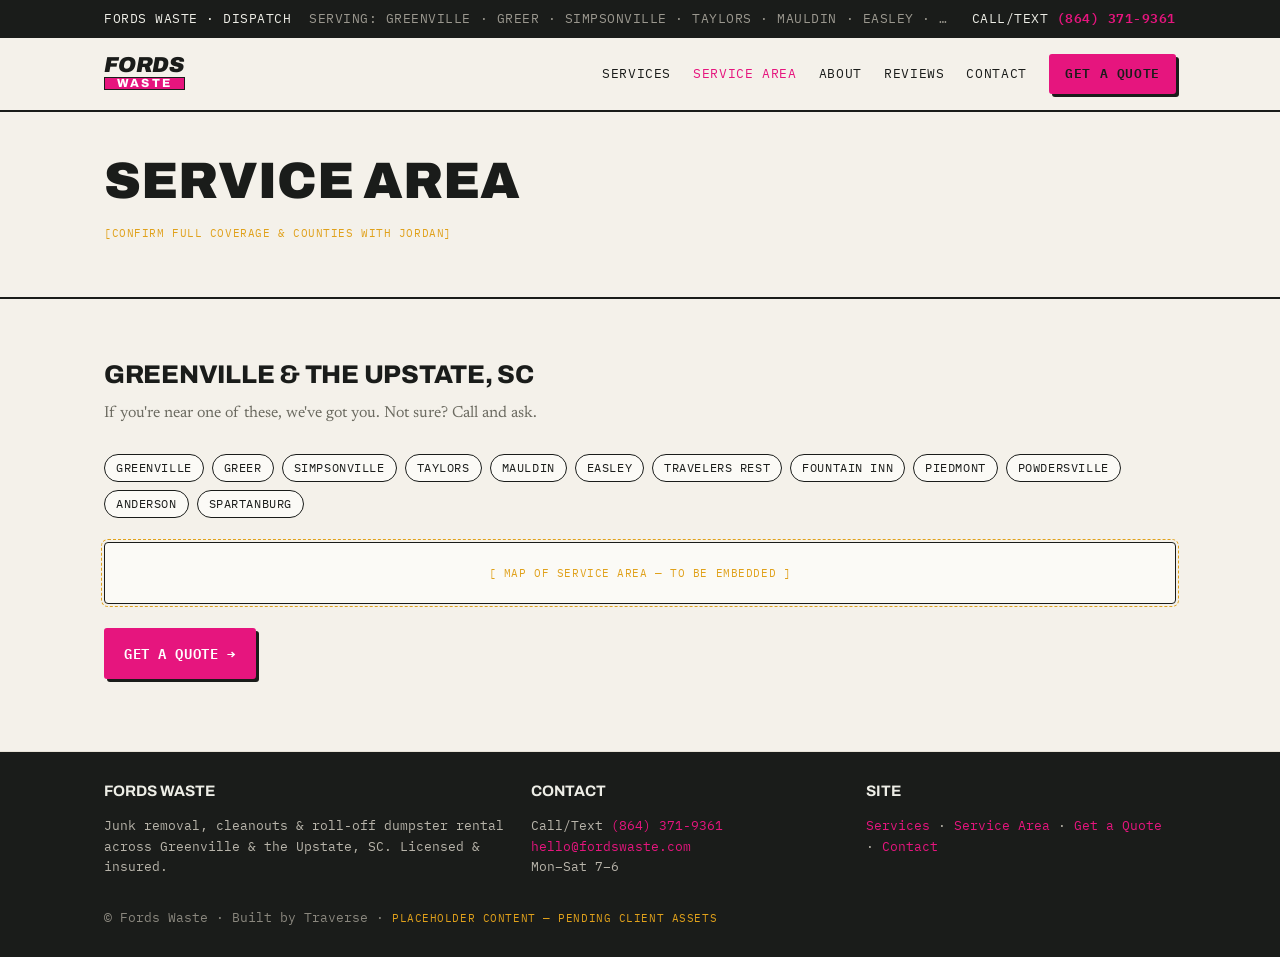
<file: service-area.html>
<!doctype html>
<html lang="en">
<head>
<meta charset="utf-8" /><meta name="viewport" content="width=device-width, initial-scale=1" />
<title>Service Area — Fords Waste | Greenville &amp; the Upstate, SC</title>
<meta name="description" content="Fords Waste serves Greenville and the Upstate of South Carolina — Greer, Simpsonville, Taylors, Mauldin, Easley, Travelers Rest, Fountain Inn and surrounding areas." />
<link rel="preconnect" href="https://fonts.googleapis.com"><link rel="preconnect" href="https://fonts.gstatic.com" crossorigin>
<link href="https://fonts.googleapis.com/css2?family=Archivo:wght@500;700;800;900&family=Newsreader:opsz,wght@6..72,400;6..72,500&family=IBM+Plex+Mono:wght@400;500;600&display=swap" rel="stylesheet">
<link rel="stylesheet" href="styles.css">
</head>
<body>
<div class="dispatch"><div class="wrap"><span>FORDS WASTE · DISPATCH</span><span class="ticker">SERVING: GREENVILLE · GREER · SIMPSONVILLE · TAYLORS · MAULDIN · EASLEY · TRAVELERS REST</span><span>CALL/TEXT <a href="tel:+18643719361">(864) 371-9361</a></span></div></div>
<header class="site-head"><div class="wrap">
  <a href="index.html" class="brand" aria-label="Fords Waste — home"><span class="lf">FORDS</span><span class="lw">WASTE</span></a>
  <button class="nav-toggle" data-nav-toggle aria-expanded="false" aria-controls="nav">Menu</button>
  <nav class="nav" id="nav" aria-label="Primary">
    <a href="services.html">Services</a><a href="service-area.html" aria-current="page">Service Area</a>
    <a href="about.html">About</a><a href="reviews.html">Reviews</a><a href="contact.html">Contact</a>
    <a href="quote.html" class="btn btn-primary" style="padding:8px 14px">Get a Quote</a>
  </nav>
</div></header>

<main>
<div class="page-head"><div class="wrap"><h1>Service area</h1><p class="subhead ph-note">[confirm full coverage &amp; counties with Jordan]</p></div></div>

<section><div class="wrap">
  <h2 class="sec">Greenville &amp; the Upstate, SC</h2>
  <p class="sec-sub">If you're near one of these, we've got you. Not sure? Call and ask.</p>
  <div class="towns">
    <span class="tag">Greenville</span><span class="tag">Greer</span><span class="tag">Simpsonville</span>
    <span class="tag">Taylors</span><span class="tag">Mauldin</span><span class="tag">Easley</span>
    <span class="tag">Travelers Rest</span><span class="tag">Fountain Inn</span><span class="tag">Piedmont</span>
    <span class="tag">Powdersville</span><span class="tag">Anderson</span><span class="tag">Spartanburg</span>
  </div>
  <div class="card ph" style="margin-top:24px;text-align:center;color:var(--muted)">
    <span class="ph-note">[ map of service area — to be embedded ]</span>
  </div>
  <p style="margin-top:24px"><a href="quote.html" class="btn btn-primary">Get a quote →</a></p>
</div></section>
</main>

<footer><div class="wrap"><div class="cols">
  <div><h4>Fords Waste</h4><p>Junk removal, cleanouts &amp; roll-off dumpster rental across Greenville &amp; the Upstate, SC. Licensed &amp; insured.</p></div>
  <div><h4>Contact</h4><p>Call/Text <a href="tel:+18643719361">(864) 371-9361</a><br><a href="mailto:hello@fordswaste.com">hello@fordswaste.com</a><br>Mon–Sat 7–6</p></div>
  <div><h4>Site</h4><p><a href="services.html">Services</a> · <a href="service-area.html">Service Area</a> · <a href="quote.html">Get a Quote</a> · <a href="contact.html">Contact</a></p></div>
</div><div style="margin-top:18px;color:#8a877e">© Fords Waste · Built by Traverse · <span class="ph-note">placeholder content — pending client assets</span></div></div></footer>
<script src="app.js"></script>
</body>
</html>
</file>
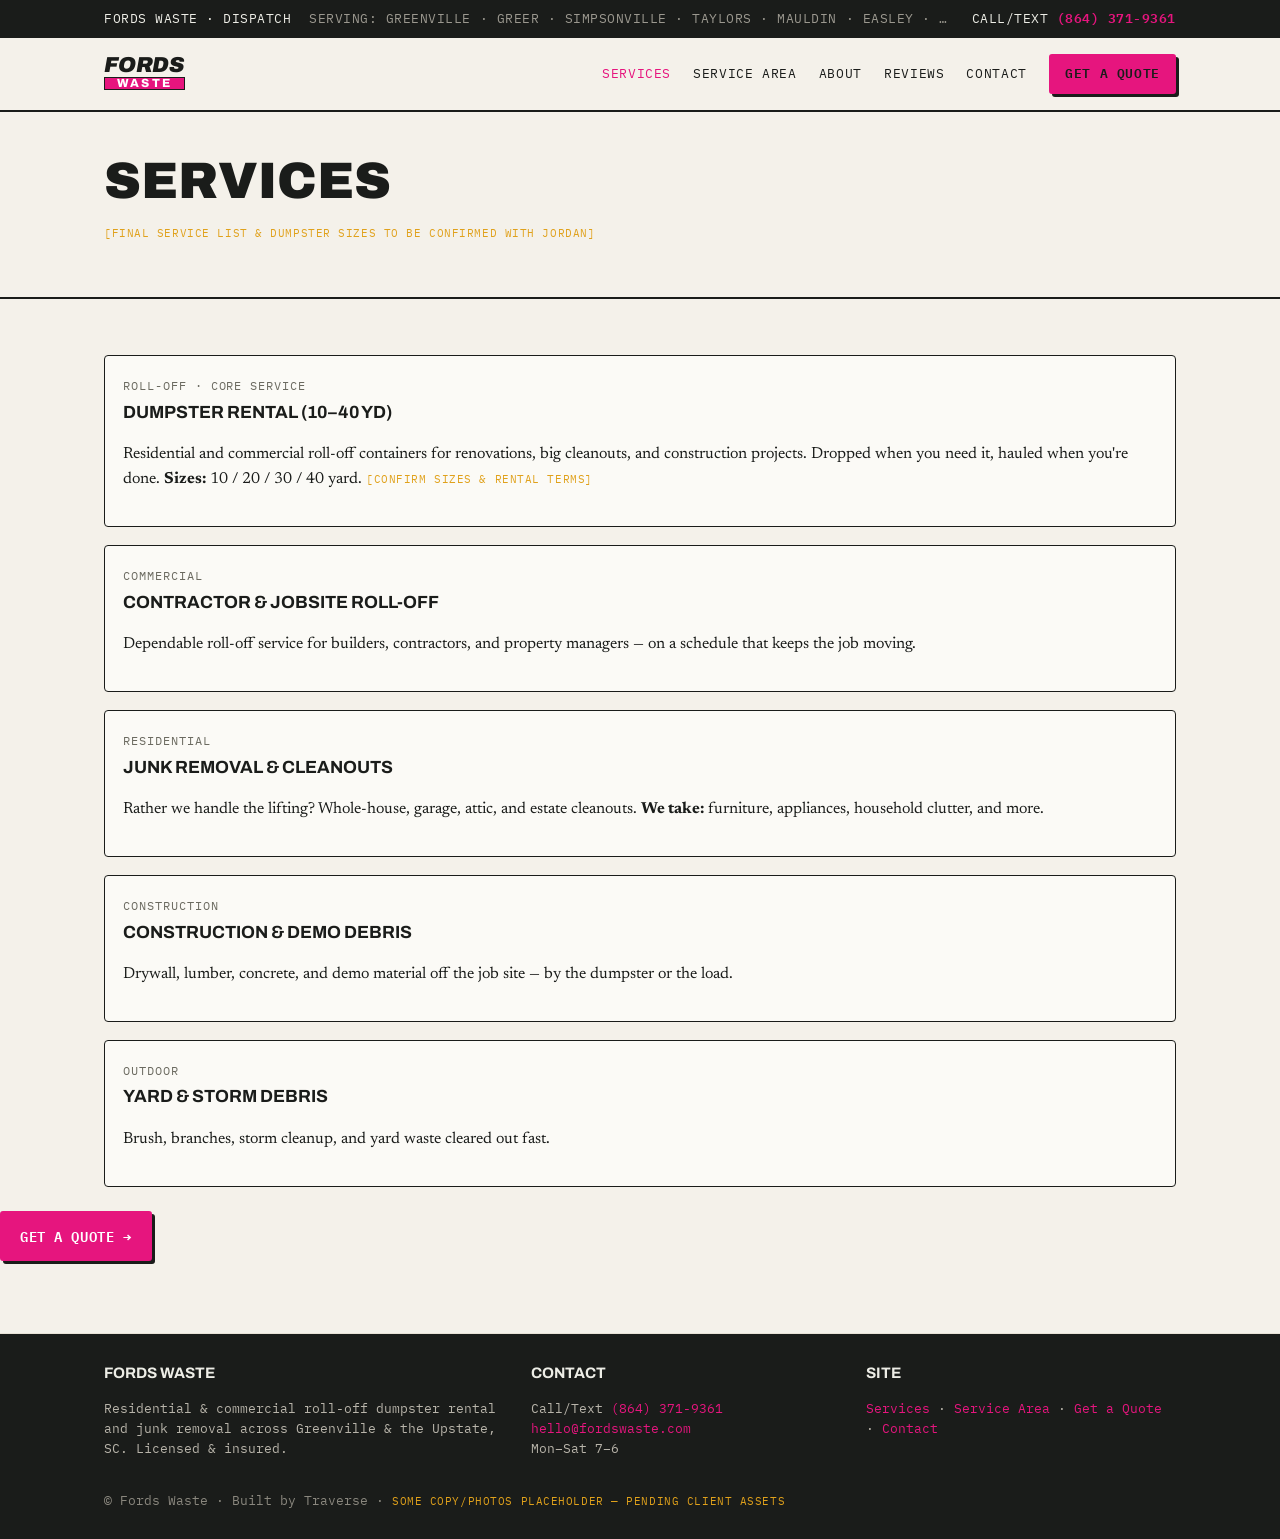
<file: services.html>
<!doctype html>
<html lang="en">
<head>
<meta charset="utf-8" /><meta name="viewport" content="width=device-width, initial-scale=1" />
<title>Services — Fords Waste | Roll-off Dumpster Rental &amp; Junk Removal</title>
<meta name="description" content="Fords Waste services: residential &amp; commercial roll-off dumpster rental (10–40 yd), construction debris, junk removal, and cleanouts in the Upstate, SC." />
<link rel="preconnect" href="https://fonts.googleapis.com"><link rel="preconnect" href="https://fonts.gstatic.com" crossorigin>
<link href="https://fonts.googleapis.com/css2?family=Archivo:wght@500;700;800;900&family=Newsreader:opsz,wght@6..72,400;6..72,500&family=IBM+Plex+Mono:wght@400;500;600&display=swap" rel="stylesheet">
<link rel="stylesheet" href="styles.css">
</head>
<body>
<div class="dispatch"><div class="wrap"><span>FORDS WASTE · DISPATCH</span><span class="ticker">SERVING: GREENVILLE · GREER · SIMPSONVILLE · TAYLORS · MAULDIN · EASLEY · TRAVELERS REST</span><span>CALL/TEXT <a href="tel:+18643719361">(864) 371-9361</a></span></div></div>
<header class="site-head"><div class="wrap">
  <a href="index.html" class="brand" aria-label="Fords Waste — home"><span class="lf">FORDS</span><span class="lw">WASTE</span></a>
  <button class="nav-toggle" data-nav-toggle aria-expanded="false" aria-controls="nav">Menu</button>
  <nav class="nav" id="nav" aria-label="Primary">
    <a href="services.html" aria-current="page">Services</a><a href="service-area.html">Service Area</a>
    <a href="about.html">About</a><a href="reviews.html">Reviews</a><a href="contact.html">Contact</a>
    <a href="quote.html" class="btn btn-primary" style="padding:8px 14px">Get a Quote</a>
  </nav>
</div></header>

<main>
<div class="page-head"><div class="wrap"><h1>Services</h1><p class="subhead ph-note">[final service list &amp; dumpster sizes to be confirmed with Jordan]</p></div></div>

<section><div class="wrap" style="display:grid;gap:18px">
  <div class="card"><span class="label">Roll-off · core service</span><h3>Dumpster rental (10–40 yd)</h3><p>Residential and commercial roll-off containers for renovations, big cleanouts, and construction projects. Dropped when you need it, hauled when you're done. <strong>Sizes:</strong> 10 / 20 / 30 / 40 yard. <span class="ph-note">[confirm sizes &amp; rental terms]</span></p></div>
  <div class="card"><span class="label">Commercial</span><h3>Contractor &amp; jobsite roll-off</h3><p>Dependable roll-off service for builders, contractors, and property managers — on a schedule that keeps the job moving.</p></div>
  <div class="card"><span class="label">Residential</span><h3>Junk removal &amp; cleanouts</h3><p>Rather we handle the lifting? Whole-house, garage, attic, and estate cleanouts. <strong>We take:</strong> furniture, appliances, household clutter, and more.</p></div>
  <div class="card"><span class="label">Construction</span><h3>Construction &amp; demo debris</h3><p>Drywall, lumber, concrete, and demo material off the job site — by the dumpster or the load.</p></div>
  <div class="card"><span class="label">Outdoor</span><h3>Yard &amp; storm debris</h3><p>Brush, branches, storm cleanup, and yard waste cleared out fast.</p></div>
</div>
<p style="margin-top:24px"><a href="quote.html" class="btn btn-primary">Get a quote →</a></p>
</div></section>
</main>

<footer><div class="wrap"><div class="cols">
  <div><h4>Fords Waste</h4><p>Residential &amp; commercial roll-off dumpster rental and junk removal across Greenville &amp; the Upstate, SC. Licensed &amp; insured.</p></div>
  <div><h4>Contact</h4><p>Call/Text <a href="tel:+18643719361">(864) 371-9361</a><br><a href="mailto:hello@fordswaste.com">hello@fordswaste.com</a><br>Mon–Sat 7–6</p></div>
  <div><h4>Site</h4><p><a href="services.html">Services</a> · <a href="service-area.html">Service Area</a> · <a href="quote.html">Get a Quote</a> · <a href="contact.html">Contact</a></p></div>
</div><div style="margin-top:18px;color:#8a877e">© Fords Waste · Built by Traverse · <span class="ph-note">some copy/photos placeholder — pending client assets</span></div></div></footer>
<script src="app.js"></script>
</body>
</html>
</file>
<file: styles.css>
/* Fords Waste — "Dispatch Yard" system. Tokens + rationale: see DESIGN.md.
   Brand = hot pink + black + white (from the @fordswaste_ logo: black FORDS / pink WASTE banner).
   Some copy/photos still placeholder pending Jordan; phone + brand are real. */
:root{
  --paper:#F4F1EA; --surface:#FBFAF6; --inset:#E7E2D6;
  --ink:#1A1C1A; --muted:#6B6A60; --pink:#E6157E;
  --success:#2E7D4F; --warning:#E0A11B; --error:#8C1D13;
  --display:"Archivo",system-ui,sans-serif; --body:"Newsreader",Georgia,serif; --mono:"IBM Plex Mono",monospace;
  --maxw:1120px;
}
*{box-sizing:border-box}
html{scroll-behavior:smooth}
body{margin:0;background:var(--paper);color:var(--ink);font-family:var(--body);font-size:16px;line-height:1.55}
a{color:inherit}
img{max-width:100%;display:block}
.wrap{max-width:var(--maxw);margin:0 auto;padding:0 24px}
.mono{font-family:var(--mono)}
.label{font-family:var(--mono);font-size:.75rem;letter-spacing:.08em;text-transform:uppercase;color:var(--muted)}
.serif{font-family:var(--body)}
.lead{font-size:1.35rem;max-width:62ch}
.center{text-align:center}
.sr-only{position:absolute;width:1px;height:1px;padding:0;margin:-1px;overflow:hidden;clip:rect(0,0,0,0);border:0}

/* DISPATCH BAR (pinned) */
.dispatch{position:sticky;top:0;z-index:50;background:var(--ink);color:#EDEDE6;font-family:var(--mono);font-size:.8rem;letter-spacing:.04em}
.dispatch .wrap{display:flex;gap:18px;align-items:center;justify-content:space-between;padding:9px 24px;flex-wrap:wrap}
.dispatch a{color:var(--pink);text-decoration:none;font-weight:600}
.ticker{color:#9B988F;overflow:hidden;white-space:nowrap;text-overflow:ellipsis;flex:1;min-width:0}

/* HEADER / NAV */
.site-head{border-bottom:2px solid var(--ink);background:var(--paper)}
.site-head .wrap{display:flex;align-items:center;justify-content:space-between;padding:16px 24px}
/* Logo lockup — recreates the @fordswaste_ mark: black FORDS over a pink WASTE banner.
   Swap for the client's real vector logo when supplied. */
.brand{display:inline-flex;flex-direction:column;align-items:stretch;line-height:.82;text-decoration:none;font-family:var(--display)}
.brand .lf{font-weight:900;font-style:italic;font-size:1.35rem;letter-spacing:-.01em;color:var(--ink);text-align:center}
.brand .lw{background:var(--pink);color:#fff;font-weight:800;font-size:.74rem;letter-spacing:.2em;text-align:center;padding:1px 7px;margin-top:2px;border:1.5px solid var(--ink)}
.nav{display:flex;gap:22px;align-items:center}
.nav a{font-family:var(--mono);font-size:.8rem;letter-spacing:.05em;text-transform:uppercase;text-decoration:none;color:var(--ink)}
.nav a:hover,.nav a[aria-current="page"]{color:var(--pink)}
.nav-toggle{display:none;font-family:var(--mono);font-size:.8rem;text-transform:uppercase;background:none;border:1.5px solid var(--ink);border-radius:3px;padding:6px 10px;cursor:pointer}

/* BUTTONS */
.btn{display:inline-block;font-family:var(--mono);font-weight:600;font-size:.9rem;letter-spacing:.04em;text-transform:uppercase;border-radius:3px;padding:12px 18px;cursor:pointer;border:2px solid var(--ink);text-decoration:none;text-align:center}
.btn-primary{background:var(--pink);color:#fff;border-color:var(--pink);box-shadow:3px 3px 0 var(--ink)}
.btn-primary:hover{transform:translate(-1px,-1px);box-shadow:4px 4px 0 var(--ink)}
.btn-outline{background:transparent;color:var(--ink)}
.btn-ghost{background:transparent;border-color:transparent;color:var(--ink);text-decoration:underline}
.btn-block{display:block;width:100%}

/* HERO */
.hero{border-bottom:2px solid var(--ink)}
.hero .grid{display:grid;grid-template-columns:1.4fr 1fr;gap:40px;padding:56px 0 64px}
h1.statement{font-family:var(--display);font-weight:900;font-size:clamp(2.6rem,6vw,5rem);line-height:.94;letter-spacing:-.01em;text-transform:uppercase;margin:0}
.subhead{font-family:var(--mono);font-size:.9rem;letter-spacing:.06em;margin-top:18px;text-transform:uppercase}
.tags{display:flex;flex-wrap:wrap;gap:8px;margin-top:24px}
.tag{font-family:var(--mono);font-size:.72rem;letter-spacing:.05em;text-transform:uppercase;border:1px solid var(--ink);border-radius:9999px;padding:4px 11px}

/* WEIGH-TICKET QUOTE CARD */
.ticket{background:var(--surface);border:2px solid var(--ink);border-radius:4px;box-shadow:6px 6px 0 var(--ink)}
.ticket .head{background:var(--ink);color:var(--paper);font-family:var(--mono);font-size:.78rem;letter-spacing:.1em;text-transform:uppercase;padding:9px 14px;display:flex;justify-content:space-between}
.ticket .body{padding:16px 14px}
.drop{border:2px dashed var(--muted);border-radius:4px;background:var(--inset);text-align:center;padding:22px 10px;font-family:var(--mono);font-size:.8rem;letter-spacing:.04em}
.drop b{color:var(--pink)}
.field{margin-top:12px}
.field label{display:block;font-family:var(--mono);font-size:.7rem;text-transform:uppercase;letter-spacing:.07em;color:var(--muted);margin-bottom:4px}
.field input,.field textarea,.field select{width:100%;font-family:var(--mono);font-size:.9rem;padding:9px 10px;border:1.5px solid var(--ink);border-radius:3px;background:#fff;color:var(--ink)}

/* SECTIONS */
section{padding:56px 0;border-bottom:1px solid var(--inset)}
h2.sec{font-family:var(--display);font-weight:800;text-transform:uppercase;font-size:1.6rem;letter-spacing:-.01em;margin:0 0 6px}
.sec-sub{color:var(--muted);margin:0 0 28px}
.page-head{padding:44px 0;border-bottom:2px solid var(--ink)}
.page-head h1{font-family:var(--display);font-weight:900;text-transform:uppercase;font-size:clamp(2rem,5vw,3.2rem);line-height:1;margin:0}

/* CARDS / GRIDS */
.grid-cards{display:grid;grid-template-columns:repeat(auto-fit,minmax(240px,1fr));gap:16px}
.card{background:var(--surface);border:1.5px solid var(--ink);border-radius:4px;padding:18px}
.card h3{font-family:var(--display);text-transform:uppercase;font-size:1.1rem;margin:0 0 8px}
.card .label{margin-bottom:6px}

/* TOWN TAGS / AREA */
.towns{display:flex;flex-wrap:wrap;gap:8px}
.towns .tag{background:var(--surface)}

/* REVIEWS */
.quote-card{background:var(--surface);border-left:5px solid var(--pink);border-radius:3px;padding:16px 18px}
.quote-card p{margin:0 0 10px}
.quote-card .who{font-family:var(--mono);font-size:.78rem;text-transform:uppercase;letter-spacing:.05em;color:var(--muted)}

/* ALERTS */
.alert{font-family:var(--mono);font-size:.82rem;padding:9px 12px;border-radius:3px;border-left:5px solid;margin:8px 0}
.a-s{background:#E9F2EC;border-color:var(--success);color:#1c5436}
.a-w{background:#FBF2DC;border-color:var(--warning);color:#7a5a10}
.a-e{background:#F7E4DF;border-color:var(--error);color:#7d2516}

/* FOOTER */
footer{background:var(--ink);color:#B8B4AA;font-family:var(--mono);font-size:.82rem;padding:28px 0}
footer a{color:var(--pink);text-decoration:none}
footer .cols{display:grid;grid-template-columns:1.3fr 1fr 1fr;gap:24px}
footer h4{font-family:var(--display);color:#EDEDE6;text-transform:uppercase;font-size:.95rem;margin:0 0 8px}

/* PLACEHOLDER FLAG */
.ph{outline:1px dashed var(--warning);outline-offset:2px}
.ph-note{font-family:var(--mono);font-size:.7rem;color:var(--warning);text-transform:uppercase;letter-spacing:.05em}

@media(max-width:820px){
  .hero .grid{grid-template-columns:1fr;gap:28px;padding:32px 0}
  footer .cols{grid-template-columns:1fr}
  .nav{display:none;position:absolute;left:0;right:0;top:100%;flex-direction:column;gap:0;background:var(--paper);border-bottom:2px solid var(--ink);padding:8px 24px 16px}
  .nav.open{display:flex}
  .site-head .wrap{position:relative}
  .nav-toggle{display:inline-block}
}
</file>
